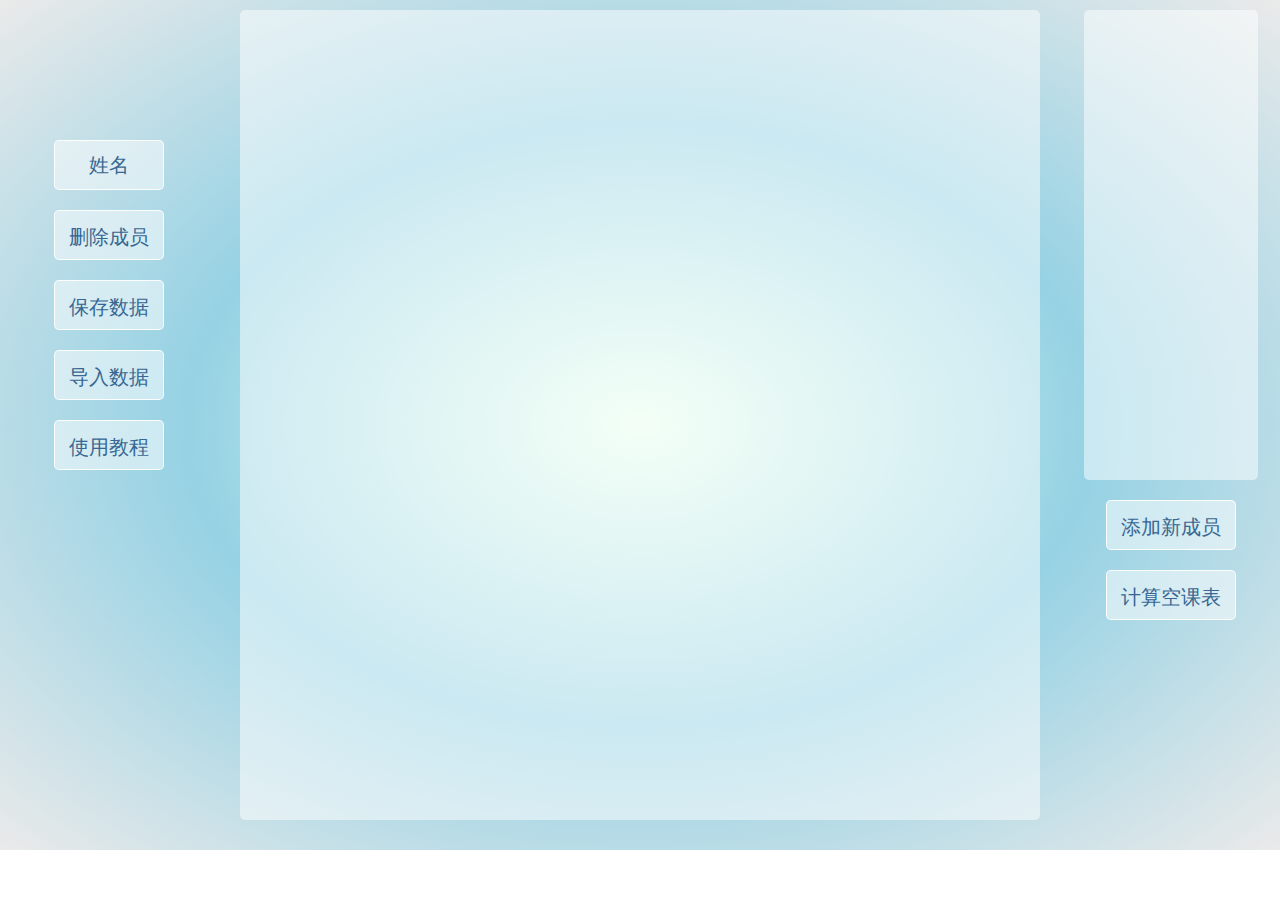
<file: index.html>
<!DOCTYPE html>
<html lang="en">

<head>
    <meta charset="UTF-8">
    <meta name="viewport" content="width=device-width, initial-scale=1.0">
    <meta http-equiv="X-UA-Compatible" content="ie=edge">
    <title>佛大17计科1班陈铭涛</title>
    <link href="images/title.ico" rel="shortcut icon" type="image/x-icon" />
    <script>
        function IsPc() {
            if (/phone|pad|pod|iPhone|iPod|ios|iPad|android|Mobile|BlackBerry|IEMobile|MQQBrowser|JUC|Fennec|wOSBrowser|BrowserNG|WebOS|Symbian|Windows Phone/i.test(navigator.userAgent)) {
                return false;
            } else {
                return true;
            }
        }
        let isPc = IsPc();
        function isLoadJs() {
            let body = document.getElementsByTagName('body')[0];
            let script;
            for (let i = 0; i < 5; i++) {
                script = document.createElement('script');
                script.type = 'text/javascript';
                switch (i) {
                    case 0: script.src = './js/jquery.js'; break;
                    case 1: script.src = './js/main.js'; break;
                    case 2: script.src = './js/tools.js'; break;
                    case 3: script.src = './js/onclick.js'; break;
                    case 4: script.src = './js/saveImport.js'; break;
                }
                body.appendChild(script);
            }
        }
    </script>
    <link type="text/css" rel="stylesheet" href="css/main.css">
</head>

<body>
    <div id="body-content">
        <!-- 输入课表页面 -->
        <div id="input-page">
            <!-- 左边姓名和删除按钮 -->
            <div id="input-left">
                <div class="left-content">
                    <input type="text" id="left-name" class="button-style" value="姓名" onchange=changeName()>
                    <button id="delete-name" class="button-style" onclick="deleteMember()">删除成员</button>
                    <button id="save-storage" class="button-style" onclick="saveStorage()">保存数据</button>
                    <button id="import-storage" class="button-style" onclick="importStorage()">导入数据</button>
                    <button id="use-course" class="button-style" onclick="window.open('https://github.com/CrazyChat/coursetable')">使用教程</button>
                </div>
            </div>
            <!-- 中间大课表 -->
            <div id="input-center">
                <div class="center-content">
                    <div id="introduce" class="form-background form-show">
                    </div>
                    <div title="0" id="form1" class="form-background form-hide">
                        <div class="course-days">
                            <ul>
                                <li class="course-day floatLeft">——</li>
                                <li class="course-day floatLeft">周一</li>
                                <li class="course-day floatLeft">周二</li>
                                <li class="course-day floatLeft">周三</li>
                                <li class="course-day floatLeft">周四</li>
                                <li class="course-day floatLeft">周五</li>
                                <li class="course-day floatLeft">周六</li>
                                <li class="course-day floatLeft">周日</li>
                            </ul>
                        </div>
                        <div class="main">
                            <div class="course-sections">
                                <ul>
                                    <li class="course-section">01-02</li>
                                    <li class="course-section">03-04</li>
                                    <li class="course-section">05</li>
                                    <li class="course-section">06-07</li>
                                    <li class="course-section">08-09</li>
                                    <li class="course-section">10</li>
                                    <li class="course-section">11-12</li>
                                    <li class="course-section">13-14</li>
                                </ul>
                            </div>
                            <!-- 输入数据的表格位置 -->
                            <div class="course-form">
                                <ul class="week">
                                    <li class="course-num">
                                        <input type="text" class="course-star">
                                        <div class="floatLeft star-end">-</div>
                                        <input type="text" class="course-end">
                                        <input type="text" class="course-else">
                                    </li>
                                    <li class="course-num">
                                        <input type="text" class="course-star">
                                        <div class="floatLeft star-end">-</div>
                                        <input type="text" class="course-end">
                                        <input type="text" class="course-else">
                                    </li>
                                    <li class="course-num">
                                        <input type="text" class="course-star">
                                        <div class="floatLeft star-end">-</div>
                                        <input type="text" class="course-end">
                                        <input type="text" class="course-else">
                                    </li>
                                    <li class="course-num">
                                        <input type="text" class="course-star">
                                        <div class="floatLeft star-end">-</div>
                                        <input type="text" class="course-end">
                                        <input type="text" class="course-else">
                                    </li>
                                    <li class="course-num">
                                        <input type="text" class="course-star">
                                        <div class="floatLeft star-end">-</div>
                                        <input type="text" class="course-end">
                                        <input type="text" class="course-else">
                                    </li>
                                    <li class="course-num">
                                        <input type="text" class="course-star">
                                        <div class="floatLeft star-end">-</div>
                                        <input type="text" class="course-end">
                                        <input type="text" class="course-else">
                                    </li>
                                    <li class="course-num">
                                        <input type="text" class="course-star">
                                        <div class="floatLeft star-end">-</div>
                                        <input type="text" class="course-end">
                                        <input type="text" class="course-else">
                                    </li>
                                    <li class="course-num">
                                        <input type="text" class="course-star">
                                        <div class="floatLeft star-end">-</div>
                                        <input type="text" class="course-end">
                                        <input type="text" class="course-else">
                                    </li>
                                </ul>
                                <ul class="week">
                                    <li class="course-num">
                                        <input type="text" class="course-star">
                                        <div class="floatLeft star-end">-</div>
                                        <input type="text" class="course-end">
                                        <input type="text" class="course-else">
                                    </li>
                                    <li class="course-num">
                                        <input type="text" class="course-star">
                                        <div class="floatLeft star-end">-</div>
                                        <input type="text" class="course-end">
                                        <input type="text" class="course-else">
                                    </li>
                                    <li class="course-num">
                                        <input type="text" class="course-star">
                                        <div class="floatLeft star-end">-</div>
                                        <input type="text" class="course-end">
                                        <input type="text" class="course-else">
                                    </li>
                                    <li class="course-num">
                                        <input type="text" class="course-star">
                                        <div class="floatLeft star-end">-</div>
                                        <input type="text" class="course-end">
                                        <input type="text" class="course-else">
                                    </li>
                                    <li class="course-num">
                                        <input type="text" class="course-star">
                                        <div class="floatLeft star-end">-</div>
                                        <input type="text" class="course-end">
                                        <input type="text" class="course-else">
                                    </li>
                                    <li class="course-num">
                                        <input type="text" class="course-star">
                                        <div class="floatLeft star-end">-</div>
                                        <input type="text" class="course-end">
                                        <input type="text" class="course-else">
                                    </li>
                                    <li class="course-num">
                                        <input type="text" class="course-star">
                                        <div class="floatLeft star-end">-</div>
                                        <input type="text" class="course-end">
                                        <input type="text" class="course-else">
                                    </li>
                                    <li class="course-num">
                                        <input type="text" class="course-star">
                                        <div class="floatLeft star-end">-</div>
                                        <input type="text" class="course-end">
                                        <input type="text" class="course-else">
                                    </li>
                                </ul>
                                <ul class="week">
                                    <li class="course-num">
                                        <input type="text" class="course-star">
                                        <div class="floatLeft star-end">-</div>
                                        <input type="text" class="course-end">
                                        <input type="text" class="course-else">
                                    </li>
                                    <li class="course-num">
                                        <input type="text" class="course-star">
                                        <div class="floatLeft star-end">-</div>
                                        <input type="text" class="course-end">
                                        <input type="text" class="course-else">
                                    </li>
                                    <li class="course-num">
                                        <input type="text" class="course-star">
                                        <div class="floatLeft star-end">-</div>
                                        <input type="text" class="course-end">
                                        <input type="text" class="course-else">
                                    </li>
                                    <li class="course-num">
                                        <input type="text" class="course-star">
                                        <div class="floatLeft star-end">-</div>
                                        <input type="text" class="course-end">
                                        <input type="text" class="course-else">
                                    </li>
                                    <li class="course-num">
                                        <input type="text" class="course-star">
                                        <div class="floatLeft star-end">-</div>
                                        <input type="text" class="course-end">
                                        <input type="text" class="course-else">
                                    </li>
                                    <li class="course-num">
                                        <input type="text" class="course-star">
                                        <div class="floatLeft star-end">-</div>
                                        <input type="text" class="course-end">
                                        <input type="text" class="course-else">
                                    </li>
                                    <li class="course-num">
                                        <input type="text" class="course-star">
                                        <div class="floatLeft star-end">-</div>
                                        <input type="text" class="course-end">
                                        <input type="text" class="course-else">
                                    </li>
                                    <li class="course-num">
                                        <input type="text" class="course-star">
                                        <div class="floatLeft star-end">-</div>
                                        <input type="text" class="course-end">
                                        <input type="text" class="course-else">
                                    </li>
                                </ul>
                                <ul class="week">
                                    <li class="course-num">
                                        <input type="text" class="course-star">
                                        <div class="floatLeft star-end">-</div>
                                        <input type="text" class="course-end">
                                        <input type="text" class="course-else">
                                    </li>
                                    <li class="course-num">
                                        <input type="text" class="course-star">
                                        <div class="floatLeft star-end">-</div>
                                        <input type="text" class="course-end">
                                        <input type="text" class="course-else">
                                    </li>
                                    <li class="course-num">
                                        <input type="text" class="course-star">
                                        <div class="floatLeft star-end">-</div>
                                        <input type="text" class="course-end">
                                        <input type="text" class="course-else">
                                    </li>
                                    <li class="course-num">
                                        <input type="text" class="course-star">
                                        <div class="floatLeft star-end">-</div>
                                        <input type="text" class="course-end">
                                        <input type="text" class="course-else">
                                    </li>
                                    <li class="course-num">
                                        <input type="text" class="course-star">
                                        <div class="floatLeft star-end">-</div>
                                        <input type="text" class="course-end">
                                        <input type="text" class="course-else">
                                    </li>
                                    <li class="course-num">
                                        <input type="text" class="course-star">
                                        <div class="floatLeft star-end">-</div>
                                        <input type="text" class="course-end">
                                        <input type="text" class="course-else">
                                    </li>
                                    <li class="course-num">
                                        <input type="text" class="course-star">
                                        <div class="floatLeft star-end">-</div>
                                        <input type="text" class="course-end">
                                        <input type="text" class="course-else">
                                    </li>
                                    <li class="course-num">
                                        <input type="text" class="course-star">
                                        <div class="floatLeft star-end">-</div>
                                        <input type="text" class="course-end">
                                        <input type="text" class="course-else">
                                    </li>
                                </ul>
                                <ul class="week">
                                    <li class="course-num">
                                        <input type="text" class="course-star">
                                        <div class="floatLeft star-end">-</div>
                                        <input type="text" class="course-end">
                                        <input type="text" class="course-else">
                                    </li>
                                    <li class="course-num">
                                        <input type="text" class="course-star">
                                        <div class="floatLeft star-end">-</div>
                                        <input type="text" class="course-end">
                                        <input type="text" class="course-else">
                                    </li>
                                    <li class="course-num">
                                        <input type="text" class="course-star">
                                        <div class="floatLeft star-end">-</div>
                                        <input type="text" class="course-end">
                                        <input type="text" class="course-else">
                                    </li>
                                    <li class="course-num">
                                        <input type="text" class="course-star">
                                        <div class="floatLeft star-end">-</div>
                                        <input type="text" class="course-end">
                                        <input type="text" class="course-else">
                                    </li>
                                    <li class="course-num">
                                        <input type="text" class="course-star">
                                        <div class="floatLeft star-end">-</div>
                                        <input type="text" class="course-end">
                                        <input type="text" class="course-else">
                                    </li>
                                    <li class="course-num">
                                        <input type="text" class="course-star">
                                        <div class="floatLeft star-end">-</div>
                                        <input type="text" class="course-end">
                                        <input type="text" class="course-else">
                                    </li>
                                    <li class="course-num">
                                        <input type="text" class="course-star">
                                        <div class="floatLeft star-end">-</div>
                                        <input type="text" class="course-end">
                                        <input type="text" class="course-else">
                                    </li>
                                    <li class="course-num">
                                        <input type="text" class="course-star">
                                        <div class="floatLeft star-end">-</div>
                                        <input type="text" class="course-end">
                                        <input type="text" class="course-else">
                                    </li>
                                </ul>
                                <ul class="week">
                                    <li class="course-num">
                                        <input type="text" class="course-star">
                                        <div class="floatLeft star-end">-</div>
                                        <input type="text" class="course-end">
                                        <input type="text" class="course-else">
                                    </li>
                                    <li class="course-num">
                                        <input type="text" class="course-star">
                                        <div class="floatLeft star-end">-</div>
                                        <input type="text" class="course-end">
                                        <input type="text" class="course-else">
                                    </li>
                                    <li class="course-num">
                                        <input type="text" class="course-star">
                                        <div class="floatLeft star-end">-</div>
                                        <input type="text" class="course-end">
                                        <input type="text" class="course-else">
                                    </li>
                                    <li class="course-num">
                                        <input type="text" class="course-star">
                                        <div class="floatLeft star-end">-</div>
                                        <input type="text" class="course-end">
                                        <input type="text" class="course-else">
                                    </li>
                                    <li class="course-num">
                                        <input type="text" class="course-star">
                                        <div class="floatLeft star-end">-</div>
                                        <input type="text" class="course-end">
                                        <input type="text" class="course-else">
                                    </li>
                                    <li class="course-num">
                                        <input type="text" class="course-star">
                                        <div class="floatLeft star-end">-</div>
                                        <input type="text" class="course-end">
                                        <input type="text" class="course-else">
                                    </li>
                                    <li class="course-num">
                                        <input type="text" class="course-star">
                                        <div class="floatLeft star-end">-</div>
                                        <input type="text" class="course-end">
                                        <input type="text" class="course-else">
                                    </li>
                                    <li class="course-num">
                                        <input type="text" class="course-star">
                                        <div class="floatLeft star-end">-</div>
                                        <input type="text" class="course-end">
                                        <input type="text" class="course-else">
                                    </li>
                                </ul>
                                <ul class="week">
                                    <li class="course-num">
                                        <input type="text" class="course-star">
                                        <div class="floatLeft star-end">-</div>
                                        <input type="text" class="course-end">
                                        <input type="text" class="course-else">
                                    </li>
                                    <li class="course-num">
                                        <input type="text" class="course-star">
                                        <div class="floatLeft star-end">-</div>
                                        <input type="text" class="course-end">
                                        <input type="text" class="course-else">
                                    </li>
                                    <li class="course-num">
                                        <input type="text" class="course-star">
                                        <div class="floatLeft star-end">-</div>
                                        <input type="text" class="course-end">
                                        <input type="text" class="course-else">
                                    </li>
                                    <li class="course-num">
                                        <input type="text" class="course-star">
                                        <div class="floatLeft star-end">-</div>
                                        <input type="text" class="course-end">
                                        <input type="text" class="course-else">
                                    </li>
                                    <li class="course-num">
                                        <input type="text" class="course-star">
                                        <div class="floatLeft star-end">-</div>
                                        <input type="text" class="course-end">
                                        <input type="text" class="course-else">
                                    </li>
                                    <li class="course-num">
                                        <input type="text" class="course-star">
                                        <div class="floatLeft star-end">-</div>
                                        <input type="text" class="course-end">
                                        <input type="text" class="course-else">
                                    </li>
                                    <li class="course-num">
                                        <input type="text" class="course-star">
                                        <div class="floatLeft star-end">-</div>
                                        <input type="text" class="course-end">
                                        <input type="text" class="course-else">
                                    </li>
                                    <li class="course-num">
                                        <input type="text" class="course-star">
                                        <div class="floatLeft star-end">-</div>
                                        <input type="text" class="course-end">
                                        <input type="text" class="course-else">
                                    </li>
                                </ul>
                            </div>
                        </div>
                    </div>
                    <div title="1" id="form2" class="form-background form-hide">
                        <div class="course-days">
                            <ul>
                                <li class="course-day floatLeft">——</li>
                                <li class="course-day floatLeft">周一</li>
                                <li class="course-day floatLeft">周二</li>
                                <li class="course-day floatLeft">周三</li>
                                <li class="course-day floatLeft">周四</li>
                                <li class="course-day floatLeft">周五</li>
                                <li class="course-day floatLeft">周六</li>
                                <li class="course-day floatLeft">周日</li>
                            </ul>
                        </div>
                        <div class="main">
                            <div class="course-sections">
                                <ul>
                                    <li class="course-section">01-02</li>
                                    <li class="course-section">03-04</li>
                                    <li class="course-section">05</li>
                                    <li class="course-section">06-07</li>
                                    <li class="course-section">08-09</li>
                                    <li class="course-section">10</li>
                                    <li class="course-section">11-12</li>
                                    <li class="course-section">13-14</li>
                                </ul>
                            </div>
                            <!-- 输入数据的表格位置 -->
                            <div class="course-form">
                                <ul class="week">
                                    <li class="course-num">
                                        <input type="text" class="course-star">
                                        <div class="floatLeft star-end">-</div>
                                        <input type="text" class="course-end">
                                        <input type="text" class="course-else">
                                    </li>
                                    <li class="course-num">
                                        <input type="text" class="course-star">
                                        <div class="floatLeft star-end">-</div>
                                        <input type="text" class="course-end">
                                        <input type="text" class="course-else">
                                    </li>
                                    <li class="course-num">
                                        <input type="text" class="course-star">
                                        <div class="floatLeft star-end">-</div>
                                        <input type="text" class="course-end">
                                        <input type="text" class="course-else">
                                    </li>
                                    <li class="course-num">
                                        <input type="text" class="course-star">
                                        <div class="floatLeft star-end">-</div>
                                        <input type="text" class="course-end">
                                        <input type="text" class="course-else">
                                    </li>
                                    <li class="course-num">
                                        <input type="text" class="course-star">
                                        <div class="floatLeft star-end">-</div>
                                        <input type="text" class="course-end">
                                        <input type="text" class="course-else">
                                    </li>
                                    <li class="course-num">
                                        <input type="text" class="course-star">
                                        <div class="floatLeft star-end">-</div>
                                        <input type="text" class="course-end">
                                        <input type="text" class="course-else">
                                    </li>
                                    <li class="course-num">
                                        <input type="text" class="course-star">
                                        <div class="floatLeft star-end">-</div>
                                        <input type="text" class="course-end">
                                        <input type="text" class="course-else">
                                    </li>
                                    <li class="course-num">
                                        <input type="text" class="course-star">
                                        <div class="floatLeft star-end">-</div>
                                        <input type="text" class="course-end">
                                        <input type="text" class="course-else">
                                    </li>
                                </ul>
                                <ul class="week">
                                    <li class="course-num">
                                        <input type="text" class="course-star">
                                        <div class="floatLeft star-end">-</div>
                                        <input type="text" class="course-end">
                                        <input type="text" class="course-else">
                                    </li>
                                    <li class="course-num">
                                        <input type="text" class="course-star">
                                        <div class="floatLeft star-end">-</div>
                                        <input type="text" class="course-end">
                                        <input type="text" class="course-else">
                                    </li>
                                    <li class="course-num">
                                        <input type="text" class="course-star">
                                        <div class="floatLeft star-end">-</div>
                                        <input type="text" class="course-end">
                                        <input type="text" class="course-else">
                                    </li>
                                    <li class="course-num">
                                        <input type="text" class="course-star">
                                        <div class="floatLeft star-end">-</div>
                                        <input type="text" class="course-end">
                                        <input type="text" class="course-else">
                                    </li>
                                    <li class="course-num">
                                        <input type="text" class="course-star">
                                        <div class="floatLeft star-end">-</div>
                                        <input type="text" class="course-end">
                                        <input type="text" class="course-else">
                                    </li>
                                    <li class="course-num">
                                        <input type="text" class="course-star">
                                        <div class="floatLeft star-end">-</div>
                                        <input type="text" class="course-end">
                                        <input type="text" class="course-else">
                                    </li>
                                    <li class="course-num">
                                        <input type="text" class="course-star">
                                        <div class="floatLeft star-end">-</div>
                                        <input type="text" class="course-end">
                                        <input type="text" class="course-else">
                                    </li>
                                    <li class="course-num">
                                        <input type="text" class="course-star">
                                        <div class="floatLeft star-end">-</div>
                                        <input type="text" class="course-end">
                                        <input type="text" class="course-else">
                                    </li>
                                </ul>
                                <ul class="week">
                                    <li class="course-num">
                                        <input type="text" class="course-star">
                                        <div class="floatLeft star-end">-</div>
                                        <input type="text" class="course-end">
                                        <input type="text" class="course-else">
                                    </li>
                                    <li class="course-num">
                                        <input type="text" class="course-star">
                                        <div class="floatLeft star-end">-</div>
                                        <input type="text" class="course-end">
                                        <input type="text" class="course-else">
                                    </li>
                                    <li class="course-num">
                                        <input type="text" class="course-star">
                                        <div class="floatLeft star-end">-</div>
                                        <input type="text" class="course-end">
                                        <input type="text" class="course-else">
                                    </li>
                                    <li class="course-num">
                                        <input type="text" class="course-star">
                                        <div class="floatLeft star-end">-</div>
                                        <input type="text" class="course-end">
                                        <input type="text" class="course-else">
                                    </li>
                                    <li class="course-num">
                                        <input type="text" class="course-star">
                                        <div class="floatLeft star-end">-</div>
                                        <input type="text" class="course-end">
                                        <input type="text" class="course-else">
                                    </li>
                                    <li class="course-num">
                                        <input type="text" class="course-star">
                                        <div class="floatLeft star-end">-</div>
                                        <input type="text" class="course-end">
                                        <input type="text" class="course-else">
                                    </li>
                                    <li class="course-num">
                                        <input type="text" class="course-star">
                                        <div class="floatLeft star-end">-</div>
                                        <input type="text" class="course-end">
                                        <input type="text" class="course-else">
                                    </li>
                                    <li class="course-num">
                                        <input type="text" class="course-star">
                                        <div class="floatLeft star-end">-</div>
                                        <input type="text" class="course-end">
                                        <input type="text" class="course-else">
                                    </li>
                                </ul>
                                <ul class="week">
                                    <li class="course-num">
                                        <input type="text" class="course-star">
                                        <div class="floatLeft star-end">-</div>
                                        <input type="text" class="course-end">
                                        <input type="text" class="course-else">
                                    </li>
                                    <li class="course-num">
                                        <input type="text" class="course-star">
                                        <div class="floatLeft star-end">-</div>
                                        <input type="text" class="course-end">
                                        <input type="text" class="course-else">
                                    </li>
                                    <li class="course-num">
                                        <input type="text" class="course-star">
                                        <div class="floatLeft star-end">-</div>
                                        <input type="text" class="course-end">
                                        <input type="text" class="course-else">
                                    </li>
                                    <li class="course-num">
                                        <input type="text" class="course-star">
                                        <div class="floatLeft star-end">-</div>
                                        <input type="text" class="course-end">
                                        <input type="text" class="course-else">
                                    </li>
                                    <li class="course-num">
                                        <input type="text" class="course-star">
                                        <div class="floatLeft star-end">-</div>
                                        <input type="text" class="course-end">
                                        <input type="text" class="course-else">
                                    </li>
                                    <li class="course-num">
                                        <input type="text" class="course-star">
                                        <div class="floatLeft star-end">-</div>
                                        <input type="text" class="course-end">
                                        <input type="text" class="course-else">
                                    </li>
                                    <li class="course-num">
                                        <input type="text" class="course-star">
                                        <div class="floatLeft star-end">-</div>
                                        <input type="text" class="course-end">
                                        <input type="text" class="course-else">
                                    </li>
                                    <li class="course-num">
                                        <input type="text" class="course-star">
                                        <div class="floatLeft star-end">-</div>
                                        <input type="text" class="course-end">
                                        <input type="text" class="course-else">
                                    </li>
                                </ul>
                                <ul class="week">
                                    <li class="course-num">
                                        <input type="text" class="course-star">
                                        <div class="floatLeft star-end">-</div>
                                        <input type="text" class="course-end">
                                        <input type="text" class="course-else">
                                    </li>
                                    <li class="course-num">
                                        <input type="text" class="course-star">
                                        <div class="floatLeft star-end">-</div>
                                        <input type="text" class="course-end">
                                        <input type="text" class="course-else">
                                    </li>
                                    <li class="course-num">
                                        <input type="text" class="course-star">
                                        <div class="floatLeft star-end">-</div>
                                        <input type="text" class="course-end">
                                        <input type="text" class="course-else">
                                    </li>
                                    <li class="course-num">
                                        <input type="text" class="course-star">
                                        <div class="floatLeft star-end">-</div>
                                        <input type="text" class="course-end">
                                        <input type="text" class="course-else">
                                    </li>
                                    <li class="course-num">
                                        <input type="text" class="course-star">
                                        <div class="floatLeft star-end">-</div>
                                        <input type="text" class="course-end">
                                        <input type="text" class="course-else">
                                    </li>
                                    <li class="course-num">
                                        <input type="text" class="course-star">
                                        <div class="floatLeft star-end">-</div>
                                        <input type="text" class="course-end">
                                        <input type="text" class="course-else">
                                    </li>
                                    <li class="course-num">
                                        <input type="text" class="course-star">
                                        <div class="floatLeft star-end">-</div>
                                        <input type="text" class="course-end">
                                        <input type="text" class="course-else">
                                    </li>
                                    <li class="course-num">
                                        <input type="text" class="course-star">
                                        <div class="floatLeft star-end">-</div>
                                        <input type="text" class="course-end">
                                        <input type="text" class="course-else">
                                    </li>
                                </ul>
                                <ul class="week">
                                    <li class="course-num">
                                        <input type="text" class="course-star">
                                        <div class="floatLeft star-end">-</div>
                                        <input type="text" class="course-end">
                                        <input type="text" class="course-else">
                                    </li>
                                    <li class="course-num">
                                        <input type="text" class="course-star">
                                        <div class="floatLeft star-end">-</div>
                                        <input type="text" class="course-end">
                                        <input type="text" class="course-else">
                                    </li>
                                    <li class="course-num">
                                        <input type="text" class="course-star">
                                        <div class="floatLeft star-end">-</div>
                                        <input type="text" class="course-end">
                                        <input type="text" class="course-else">
                                    </li>
                                    <li class="course-num">
                                        <input type="text" class="course-star">
                                        <div class="floatLeft star-end">-</div>
                                        <input type="text" class="course-end">
                                        <input type="text" class="course-else">
                                    </li>
                                    <li class="course-num">
                                        <input type="text" class="course-star">
                                        <div class="floatLeft star-end">-</div>
                                        <input type="text" class="course-end">
                                        <input type="text" class="course-else">
                                    </li>
                                    <li class="course-num">
                                        <input type="text" class="course-star">
                                        <div class="floatLeft star-end">-</div>
                                        <input type="text" class="course-end">
                                        <input type="text" class="course-else">
                                    </li>
                                    <li class="course-num">
                                        <input type="text" class="course-star">
                                        <div class="floatLeft star-end">-</div>
                                        <input type="text" class="course-end">
                                        <input type="text" class="course-else">
                                    </li>
                                    <li class="course-num">
                                        <input type="text" class="course-star">
                                        <div class="floatLeft star-end">-</div>
                                        <input type="text" class="course-end">
                                        <input type="text" class="course-else">
                                    </li>
                                </ul>
                                <ul class="week">
                                    <li class="course-num">
                                        <input type="text" class="course-star">
                                        <div class="floatLeft star-end">-</div>
                                        <input type="text" class="course-end">
                                        <input type="text" class="course-else">
                                    </li>
                                    <li class="course-num">
                                        <input type="text" class="course-star">
                                        <div class="floatLeft star-end">-</div>
                                        <input type="text" class="course-end">
                                        <input type="text" class="course-else">
                                    </li>
                                    <li class="course-num">
                                        <input type="text" class="course-star">
                                        <div class="floatLeft star-end">-</div>
                                        <input type="text" class="course-end">
                                        <input type="text" class="course-else">
                                    </li>
                                    <li class="course-num">
                                        <input type="text" class="course-star">
                                        <div class="floatLeft star-end">-</div>
                                        <input type="text" class="course-end">
                                        <input type="text" class="course-else">
                                    </li>
                                    <li class="course-num">
                                        <input type="text" class="course-star">
                                        <div class="floatLeft star-end">-</div>
                                        <input type="text" class="course-end">
                                        <input type="text" class="course-else">
                                    </li>
                                    <li class="course-num">
                                        <input type="text" class="course-star">
                                        <div class="floatLeft star-end">-</div>
                                        <input type="text" class="course-end">
                                        <input type="text" class="course-else">
                                    </li>
                                    <li class="course-num">
                                        <input type="text" class="course-star">
                                        <div class="floatLeft star-end">-</div>
                                        <input type="text" class="course-end">
                                        <input type="text" class="course-else">
                                    </li>
                                    <li class="course-num">
                                        <input type="text" class="course-star">
                                        <div class="floatLeft star-end">-</div>
                                        <input type="text" class="course-end">
                                        <input type="text" class="course-else">
                                    </li>
                                </ul>
                            </div>
                        </div>
                    </div>
                </div>
            </div>
            <!-- 右边导航和按钮 -->
            <div id="input-right">
                <div class="right-content">
                    <div class="nav">
                        <div class="nav-content">
                            <ul id="members">
                            </ul>
                        </div>
                    </div>
                    <div class="right-button">
                        <button id="new-member" class="button-style" onclick="newMember()">添加新成员</button>
                        <button id="compete" class="button-style" onclick="NoCourseTable()">计算空课表</button>
                    </div>
                </div>
            </div>
        </div>
        <!-- 空课表页面 -->
        <div id="none-course">
            <div class="finall-content">
                <div>
                    <div class="finall-days">
                        <ul>
                            <li class="finall-day floatLeft">
                                <div id="choice">
                                    <select id="choice-week" onchange="mySelect()">
                                        <option>第一周</option>
                                        <option>第二周</option>
                                        <option>第三周</option>
                                        <option>第四周</option>
                                        <option>第五周</option>
                                        <option>第六周</option>
                                        <option>第七周</option>
                                        <option>第八周</option>
                                        <option>第九周</option>
                                        <option>第十周</option>
                                        <option>第十一周</option>
                                        <option>第十二周</option>
                                        <option>第十三周</option>
                                        <option>第十四周</option>
                                        <option>第十五周</option>
                                        <option>第十六周</option>
                                    </select>
                                    <button id="back-input" onclick="backInput()">返回</button>
                                </div>
                            </li>
                            <li class="finall-day floatLeft">周一</li>
                            <li class="finall-day floatLeft">周二</li>
                            <li class="finall-day floatLeft">周三</li>
                            <li class="finall-day floatLeft">周四</li>
                            <li class="finall-day floatLeft">周五</li>
                            <li class="finall-day floatLeft">周六</li>
                            <li class="finall-day floatLeft">周日</li>
                        </ul>
                    </div>
                    <div class="once-form">
                        <ul class="finall-sections">
                            <li class="finall-section">01-02</li>
                            <li class="finall-section">03-04</li>
                            <li class="finall-section">05</li>
                            <li class="finall-section">06-07</li>
                            <li class="finall-section">08-09</li>
                            <li class="finall-section">10</li>
                            <li class="finall-section">11-12</li>
                            <li class="finall-section">13-14</li>
                        </ul>
                        <ul class="once-ul">
                            <li class="once-li">
                                <div class="once-tex"></div>
                            </li>
                            <li class="once-li">
                                <div class="once-tex"></div>
                            </li>
                            <li class="once-li">
                                <div class="once-tex"></div>
                            </li>
                            <li class="once-li">
                                <div class="once-tex"></div>
                            </li>
                            <li class="once-li">
                                <div class="once-tex"></div>
                            </li>
                            <li class="once-li">
                                <div class="once-tex"></div>
                            </li>
                            <li class="once-li">
                                <div class="once-tex"></div>
                            </li>
                            <li class="once-li">
                                <div class="once-tex"></div>
                            </li>
                        </ul>
                        <ul class="once-ul">
                            <li class="once-li">
                                <div class="once-tex"></div>
                            </li>
                            <li class="once-li">
                                <div class="once-tex"></div>
                            </li>
                            <li class="once-li">
                                <div class="once-tex"></div>
                            </li>
                            <li class="once-li">
                                <div class="once-tex"></div>
                            </li>
                            <li class="once-li">
                                <div class="once-tex"></div>
                            </li>
                            <li class="once-li">
                                <div class="once-tex"></div>
                            </li>
                            <li class="once-li">
                                <div class="once-tex"></div>
                            </li>
                            <li class="once-li">
                                <div class="once-tex"></div>
                            </li>
                        </ul>
                        <ul class="once-ul">
                            <li class="once-li">
                                <div class="once-tex"></div>
                            </li>
                            <li class="once-li">
                                <div class="once-tex"></div>
                            </li>
                            <li class="once-li">
                                <div class="once-tex"></div>
                            </li>
                            <li class="once-li">
                                <div class="once-tex"></div>
                            </li>
                            <li class="once-li">
                                <div class="once-tex"></div>
                            </li>
                            <li class="once-li">
                                <div class="once-tex"></div>
                            </li>
                            <li class="once-li">
                                <div class="once-tex"></div>
                            </li>
                            <li class="once-li">
                                <div class="once-tex"></div>
                            </li>
                        </ul>
                        <ul class="once-ul">
                            <li class="once-li">
                                <div class="once-tex"></div>
                            </li>
                            <li class="once-li">
                                <div class="once-tex"></div>
                            </li>
                            <li class="once-li">
                                <div class="once-tex"></div>
                            </li>
                            <li class="once-li">
                                <div class="once-tex"></div>
                            </li>
                            <li class="once-li">
                                <div class="once-tex"></div>
                            </li>
                            <li class="once-li">
                                <div class="once-tex"></div>
                            </li>
                            <li class="once-li">
                                <div class="once-tex"></div>
                            </li>
                            <li class="once-li">
                                <div class="once-tex"></div>
                            </li>
                        </ul>
                        <ul class="once-ul">
                            <li class="once-li">
                                <div class="once-tex"></div>
                            </li>
                            <li class="once-li">
                                <div class="once-tex"></div>
                            </li>
                            <li class="once-li">
                                <div class="once-tex"></div>
                            </li>
                            <li class="once-li">
                                <div class="once-tex"></div>
                            </li>
                            <li class="once-li">
                                <div class="once-tex"></div>
                            </li>
                            <li class="once-li">
                                <div class="once-tex"></div>
                            </li>
                            <li class="once-li">
                                <div class="once-tex"></div>
                            </li>
                            <li class="once-li">
                                <div class="once-tex"></div>
                            </li>
                        </ul>
                        <ul class="once-ul">
                            <li class="once-li">
                                <div class="once-tex"></div>
                            </li>
                            <li class="once-li">
                                <div class="once-tex"></div>
                            </li>
                            <li class="once-li">
                                <div class="once-tex"></div>
                            </li>
                            <li class="once-li">
                                <div class="once-tex"></div>
                            </li>
                            <li class="once-li">
                                <div class="once-tex"></div>
                            </li>
                            <li class="once-li">
                                <div class="once-tex"></div>
                            </li>
                            <li class="once-li">
                                <div class="once-tex"></div>
                            </li>
                            <li class="once-li">
                                <div class="once-tex"></div>
                            </li>
                        </ul>
                        <ul class="once-ul">
                            <li class="once-li">
                                <div class="once-tex"></div>
                            </li>
                            <li class="once-li">
                                <div class="once-tex"></div>
                            </li>
                            <li class="once-li">
                                <div class="once-tex"></div>
                            </li>
                            <li class="once-li">
                                <div class="once-tex"></div>
                            </li>
                            <li class="once-li">
                                <div class="once-tex"></div>
                            </li>
                            <li class="once-li">
                                <div class="once-tex"></div>
                            </li>
                            <li class="once-li">
                                <div class="once-tex"></div>
                            </li>
                            <li class="once-li">
                                <div class="once-tex"></div>
                            </li>
                        </ul>
                    </div>
                </div>
            </div>
        </div>
    </div>
    <script>
        if (isPc) {
            isLoadJs();
        } else {
            document.body.innerHTML = "请使用电脑端登录...";
        }
    </script>
</body>

</html>
</file>
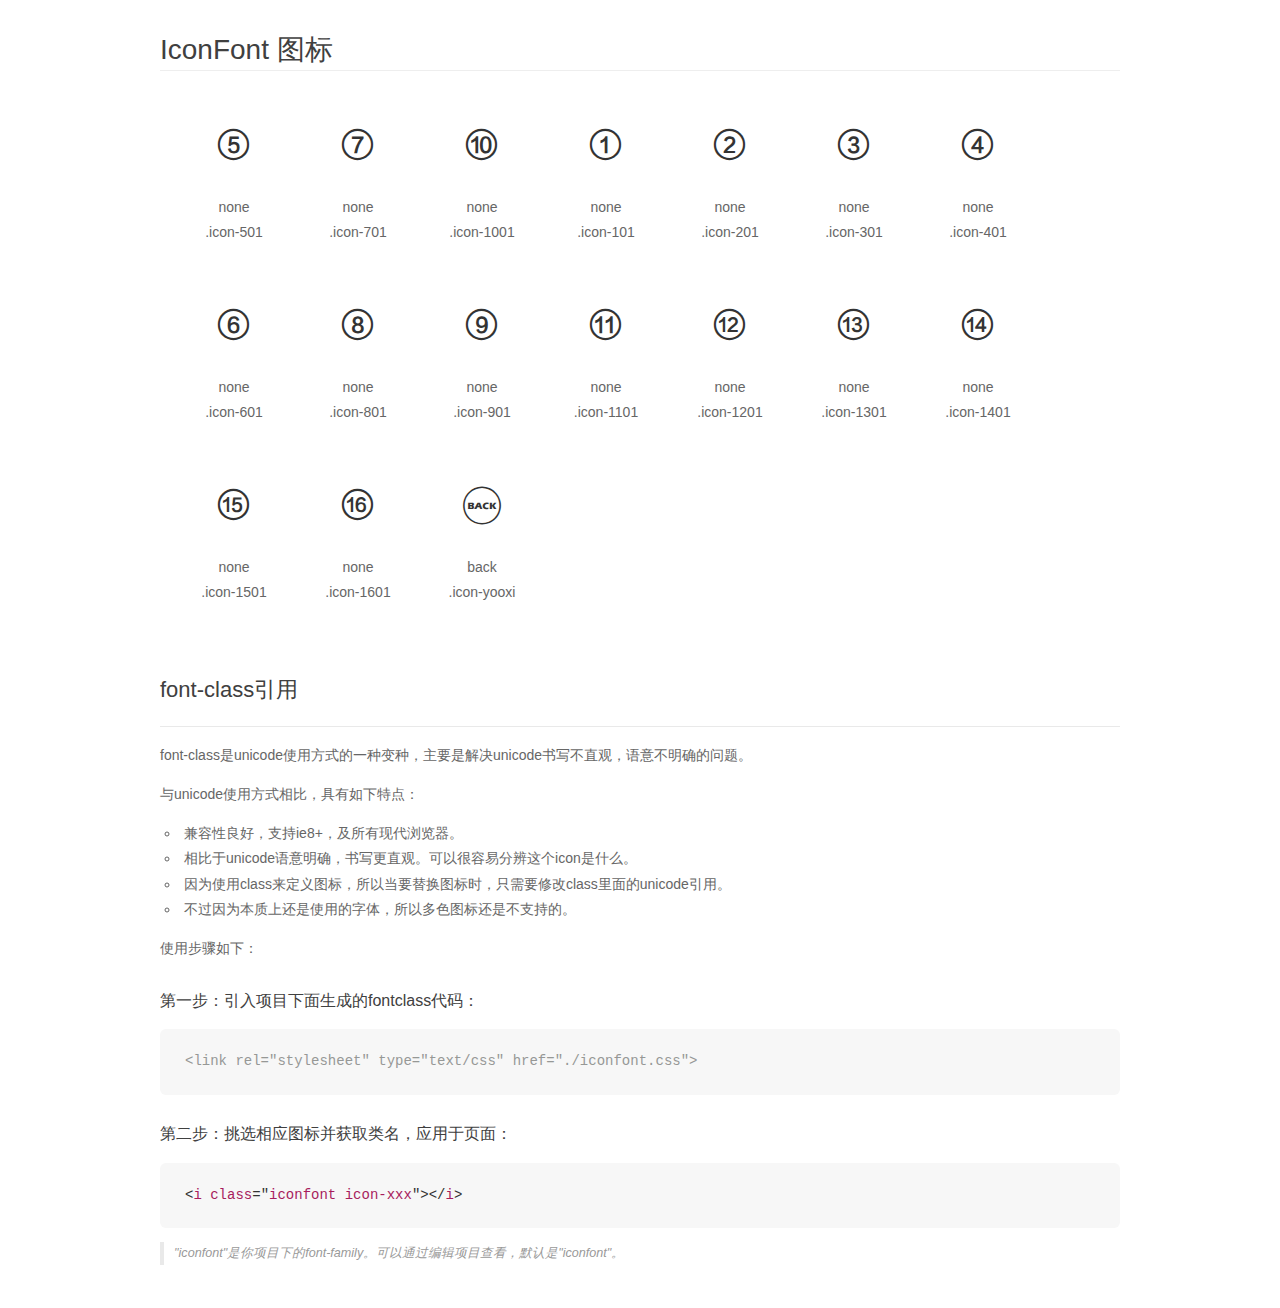
<file: css/font/demo_fontclass.html>
<!DOCTYPE html>
<html>
<head>
    <meta charset="utf-8"/>
    <title>IconFont</title>
    <link rel="stylesheet" href="demo.css">
    <link rel="stylesheet" href="iconfont.css">
</head>
<body>
    <div class="main markdown">
        <h1>IconFont 图标</h1>
        <ul class="icon_lists clear">
            
                <li>
                <i class="icon iconfont icon-501"></i>
                    <div class="name">none</div>
                    <div class="fontclass">.icon-501</div>
                </li>
            
                <li>
                <i class="icon iconfont icon-701"></i>
                    <div class="name">none</div>
                    <div class="fontclass">.icon-701</div>
                </li>
            
                <li>
                <i class="icon iconfont icon-1001"></i>
                    <div class="name">none</div>
                    <div class="fontclass">.icon-1001</div>
                </li>
            
                <li>
                <i class="icon iconfont icon-101"></i>
                    <div class="name">none</div>
                    <div class="fontclass">.icon-101</div>
                </li>
            
                <li>
                <i class="icon iconfont icon-201"></i>
                    <div class="name">none</div>
                    <div class="fontclass">.icon-201</div>
                </li>
            
                <li>
                <i class="icon iconfont icon-301"></i>
                    <div class="name">none</div>
                    <div class="fontclass">.icon-301</div>
                </li>
            
                <li>
                <i class="icon iconfont icon-401"></i>
                    <div class="name">none</div>
                    <div class="fontclass">.icon-401</div>
                </li>
            
                <li>
                <i class="icon iconfont icon-601"></i>
                    <div class="name">none</div>
                    <div class="fontclass">.icon-601</div>
                </li>
            
                <li>
                <i class="icon iconfont icon-801"></i>
                    <div class="name">none</div>
                    <div class="fontclass">.icon-801</div>
                </li>
            
                <li>
                <i class="icon iconfont icon-901"></i>
                    <div class="name">none</div>
                    <div class="fontclass">.icon-901</div>
                </li>
            
                <li>
                <i class="icon iconfont icon-1101"></i>
                    <div class="name">none</div>
                    <div class="fontclass">.icon-1101</div>
                </li>
            
                <li>
                <i class="icon iconfont icon-1201"></i>
                    <div class="name">none</div>
                    <div class="fontclass">.icon-1201</div>
                </li>
            
                <li>
                <i class="icon iconfont icon-1301"></i>
                    <div class="name">none</div>
                    <div class="fontclass">.icon-1301</div>
                </li>
            
                <li>
                <i class="icon iconfont icon-1401"></i>
                    <div class="name">none</div>
                    <div class="fontclass">.icon-1401</div>
                </li>
            
                <li>
                <i class="icon iconfont icon-1501"></i>
                    <div class="name">none</div>
                    <div class="fontclass">.icon-1501</div>
                </li>
            
                <li>
                <i class="icon iconfont icon-1601"></i>
                    <div class="name">none</div>
                    <div class="fontclass">.icon-1601</div>
                </li>
            
                <li>
                <i class="icon iconfont icon-yooxi"></i>
                    <div class="name">back</div>
                    <div class="fontclass">.icon-yooxi</div>
                </li>
            
        </ul>

        <h2 id="font-class-">font-class引用</h2>
        <hr>

        <p>font-class是unicode使用方式的一种变种，主要是解决unicode书写不直观，语意不明确的问题。</p>
        <p>与unicode使用方式相比，具有如下特点：</p>
        <ul>
        <li>兼容性良好，支持ie8+，及所有现代浏览器。</li>
        <li>相比于unicode语意明确，书写更直观。可以很容易分辨这个icon是什么。</li>
        <li>因为使用class来定义图标，所以当要替换图标时，只需要修改class里面的unicode引用。</li>
        <li>不过因为本质上还是使用的字体，所以多色图标还是不支持的。</li>
        </ul>
        <p>使用步骤如下：</p>
        <h3 id="-fontclass-">第一步：引入项目下面生成的fontclass代码：</h3>


        <pre><code class="lang-js hljs javascript"><span class="hljs-comment">&lt;link rel="stylesheet" type="text/css" href="./iconfont.css"&gt;</span></code></pre>
        <h3 id="-">第二步：挑选相应图标并获取类名，应用于页面：</h3>
        <pre><code class="lang-css hljs">&lt;<span class="hljs-selector-tag">i</span> <span class="hljs-selector-tag">class</span>="<span class="hljs-selector-tag">iconfont</span> <span class="hljs-selector-tag">icon-xxx</span>"&gt;&lt;/<span class="hljs-selector-tag">i</span>&gt;</code></pre>
        <blockquote>
        <p>"iconfont"是你项目下的font-family。可以通过编辑项目查看，默认是"iconfont"。</p>
        </blockquote>
    </div>
</body>
</html>
</file>
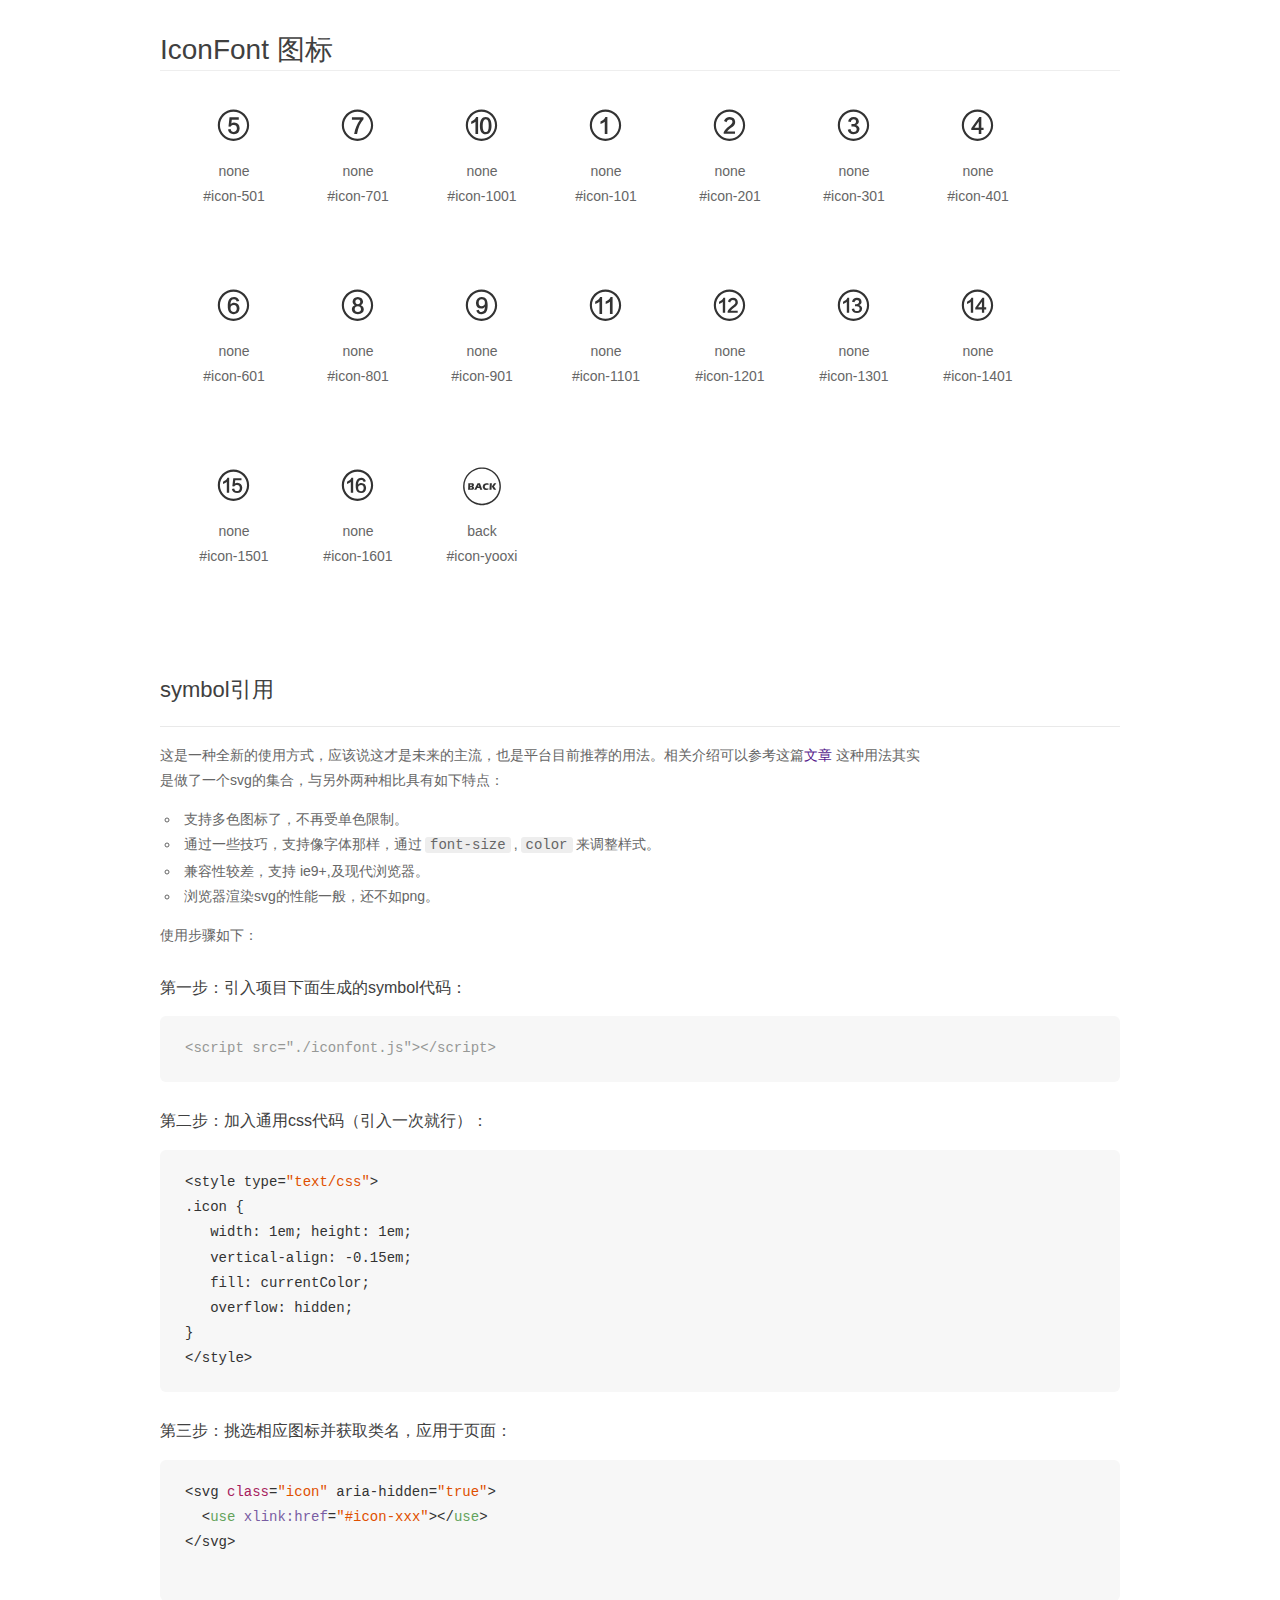
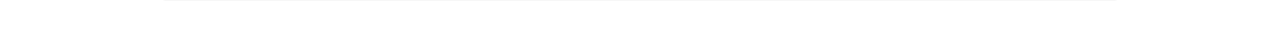
<file: css/font/demo_symbol.html>
<!DOCTYPE html>
<html>
<head>
    <meta charset="utf-8"/>
    <title>IconFont</title>
    <link rel="stylesheet" href="demo.css">
    <script src="iconfont.js"></script>

    <style type="text/css">
        .icon {
          /* 通过设置 font-size 来改变图标大小 */
          width: 1em; height: 1em;
          /* 图标和文字相邻时，垂直对齐 */
          vertical-align: -0.15em;
          /* 通过设置 color 来改变 SVG 的颜色/fill */
          fill: currentColor;
          /* path 和 stroke 溢出 viewBox 部分在 IE 下会显示
             normalize.css 中也包含这行 */
          overflow: hidden;
        }

    </style>
</head>
<body>
    <div class="main markdown">
        <h1>IconFont 图标</h1>
        <ul class="icon_lists clear">
            
                <li>
                    <svg class="icon" aria-hidden="true">
                        <use xlink:href="#icon-501"></use>
                    </svg>
                    <div class="name">none</div>
                    <div class="fontclass">#icon-501</div>
                </li>
            
                <li>
                    <svg class="icon" aria-hidden="true">
                        <use xlink:href="#icon-701"></use>
                    </svg>
                    <div class="name">none</div>
                    <div class="fontclass">#icon-701</div>
                </li>
            
                <li>
                    <svg class="icon" aria-hidden="true">
                        <use xlink:href="#icon-1001"></use>
                    </svg>
                    <div class="name">none</div>
                    <div class="fontclass">#icon-1001</div>
                </li>
            
                <li>
                    <svg class="icon" aria-hidden="true">
                        <use xlink:href="#icon-101"></use>
                    </svg>
                    <div class="name">none</div>
                    <div class="fontclass">#icon-101</div>
                </li>
            
                <li>
                    <svg class="icon" aria-hidden="true">
                        <use xlink:href="#icon-201"></use>
                    </svg>
                    <div class="name">none</div>
                    <div class="fontclass">#icon-201</div>
                </li>
            
                <li>
                    <svg class="icon" aria-hidden="true">
                        <use xlink:href="#icon-301"></use>
                    </svg>
                    <div class="name">none</div>
                    <div class="fontclass">#icon-301</div>
                </li>
            
                <li>
                    <svg class="icon" aria-hidden="true">
                        <use xlink:href="#icon-401"></use>
                    </svg>
                    <div class="name">none</div>
                    <div class="fontclass">#icon-401</div>
                </li>
            
                <li>
                    <svg class="icon" aria-hidden="true">
                        <use xlink:href="#icon-601"></use>
                    </svg>
                    <div class="name">none</div>
                    <div class="fontclass">#icon-601</div>
                </li>
            
                <li>
                    <svg class="icon" aria-hidden="true">
                        <use xlink:href="#icon-801"></use>
                    </svg>
                    <div class="name">none</div>
                    <div class="fontclass">#icon-801</div>
                </li>
            
                <li>
                    <svg class="icon" aria-hidden="true">
                        <use xlink:href="#icon-901"></use>
                    </svg>
                    <div class="name">none</div>
                    <div class="fontclass">#icon-901</div>
                </li>
            
                <li>
                    <svg class="icon" aria-hidden="true">
                        <use xlink:href="#icon-1101"></use>
                    </svg>
                    <div class="name">none</div>
                    <div class="fontclass">#icon-1101</div>
                </li>
            
                <li>
                    <svg class="icon" aria-hidden="true">
                        <use xlink:href="#icon-1201"></use>
                    </svg>
                    <div class="name">none</div>
                    <div class="fontclass">#icon-1201</div>
                </li>
            
                <li>
                    <svg class="icon" aria-hidden="true">
                        <use xlink:href="#icon-1301"></use>
                    </svg>
                    <div class="name">none</div>
                    <div class="fontclass">#icon-1301</div>
                </li>
            
                <li>
                    <svg class="icon" aria-hidden="true">
                        <use xlink:href="#icon-1401"></use>
                    </svg>
                    <div class="name">none</div>
                    <div class="fontclass">#icon-1401</div>
                </li>
            
                <li>
                    <svg class="icon" aria-hidden="true">
                        <use xlink:href="#icon-1501"></use>
                    </svg>
                    <div class="name">none</div>
                    <div class="fontclass">#icon-1501</div>
                </li>
            
                <li>
                    <svg class="icon" aria-hidden="true">
                        <use xlink:href="#icon-1601"></use>
                    </svg>
                    <div class="name">none</div>
                    <div class="fontclass">#icon-1601</div>
                </li>
            
                <li>
                    <svg class="icon" aria-hidden="true">
                        <use xlink:href="#icon-yooxi"></use>
                    </svg>
                    <div class="name">back</div>
                    <div class="fontclass">#icon-yooxi</div>
                </li>
            
        </ul>


        <h2 id="symbol-">symbol引用</h2>
        <hr>

        <p>这是一种全新的使用方式，应该说这才是未来的主流，也是平台目前推荐的用法。相关介绍可以参考这篇<a href="">文章</a>
        这种用法其实是做了一个svg的集合，与另外两种相比具有如下特点：</p>
        <ul>
          <li>支持多色图标了，不再受单色限制。</li>
          <li>通过一些技巧，支持像字体那样，通过<code>font-size</code>,<code>color</code>来调整样式。</li>
          <li>兼容性较差，支持 ie9+,及现代浏览器。</li>
          <li>浏览器渲染svg的性能一般，还不如png。</li>
        </ul>
        <p>使用步骤如下：</p>
        <h3 id="-symbol-">第一步：引入项目下面生成的symbol代码：</h3>
        <pre><code class="lang-js hljs javascript"><span class="hljs-comment">&lt;script src="./iconfont.js"&gt;&lt;/script&gt;</span></code></pre>
        <h3 id="-css-">第二步：加入通用css代码（引入一次就行）：</h3>
        <pre><code class="lang-js hljs javascript">&lt;style type=<span class="hljs-string">"text/css"</span>&gt;
.icon {
   width: <span class="hljs-number">1</span>em; height: <span class="hljs-number">1</span>em;
   vertical-align: <span class="hljs-number">-0.15</span>em;
   fill: currentColor;
   overflow: hidden;
}
&lt;<span class="hljs-regexp">/style&gt;</span></code></pre>
        <h3 id="-">第三步：挑选相应图标并获取类名，应用于页面：</h3>
        <pre><code class="lang-js hljs javascript">&lt;svg <span class="hljs-class"><span class="hljs-keyword">class</span></span>=<span class="hljs-string">"icon"</span> aria-hidden=<span class="hljs-string">"true"</span>&gt;<span class="xml"><span class="hljs-tag">
  &lt;<span class="hljs-name">use</span> <span class="hljs-attr">xlink:href</span>=<span class="hljs-string">"#icon-xxx"</span>&gt;</span><span class="hljs-tag">&lt;/<span class="hljs-name">use</span>&gt;</span>
</span>&lt;<span class="hljs-regexp">/svg&gt;
        </span></code></pre>
    </div>
</body>
</html>
</file>
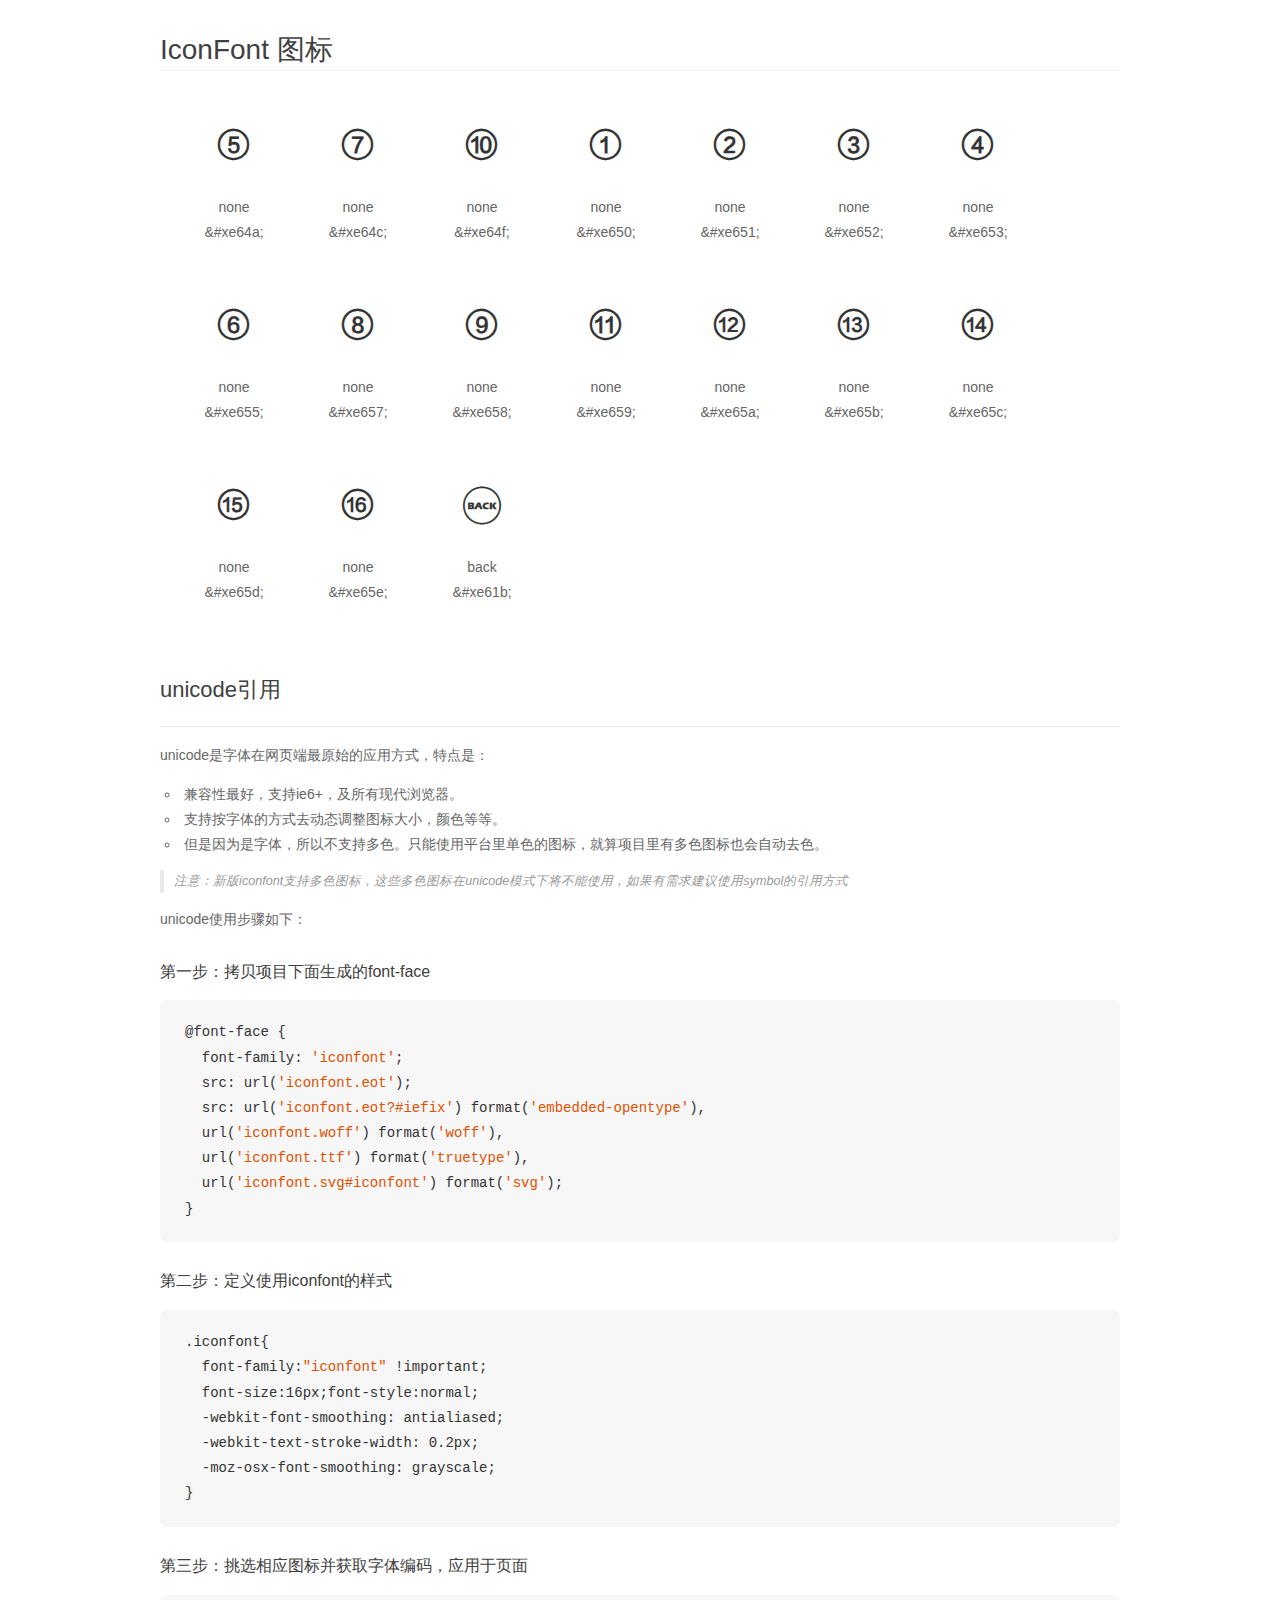
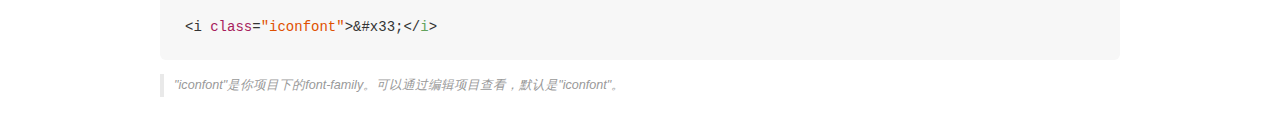
<file: css/font/demo_unicode.html>
<!DOCTYPE html>
<html>
<head>
    <meta charset="utf-8"/>
    <title>IconFont</title>
    <link rel="stylesheet" href="demo.css">

    <style type="text/css">

        @font-face {font-family: "iconfont";
          src: url('iconfont.eot'); /* IE9*/
          src: url('iconfont.eot#iefix') format('embedded-opentype'), /* IE6-IE8 */
          url('iconfont.woff') format('woff'), /* chrome, firefox */
          url('iconfont.ttf') format('truetype'), /* chrome, firefox, opera, Safari, Android, iOS 4.2+*/
          url('iconfont.svg#iconfont') format('svg'); /* iOS 4.1- */
        }

        .iconfont {
          font-family:"iconfont" !important;
          font-size:16px;
          font-style:normal;
          -webkit-font-smoothing: antialiased;
          -webkit-text-stroke-width: 0.2px;
          -moz-osx-font-smoothing: grayscale;
        }

    </style>
</head>
<body>
    <div class="main markdown">
        <h1>IconFont 图标</h1>
        <ul class="icon_lists clear">
            
                <li>
                <i class="icon iconfont">&#xe64a;</i>
                    <div class="name">none</div>
                    <div class="code">&amp;#xe64a;</div>
                </li>
            
                <li>
                <i class="icon iconfont">&#xe64c;</i>
                    <div class="name">none</div>
                    <div class="code">&amp;#xe64c;</div>
                </li>
            
                <li>
                <i class="icon iconfont">&#xe64f;</i>
                    <div class="name">none</div>
                    <div class="code">&amp;#xe64f;</div>
                </li>
            
                <li>
                <i class="icon iconfont">&#xe650;</i>
                    <div class="name">none</div>
                    <div class="code">&amp;#xe650;</div>
                </li>
            
                <li>
                <i class="icon iconfont">&#xe651;</i>
                    <div class="name">none</div>
                    <div class="code">&amp;#xe651;</div>
                </li>
            
                <li>
                <i class="icon iconfont">&#xe652;</i>
                    <div class="name">none</div>
                    <div class="code">&amp;#xe652;</div>
                </li>
            
                <li>
                <i class="icon iconfont">&#xe653;</i>
                    <div class="name">none</div>
                    <div class="code">&amp;#xe653;</div>
                </li>
            
                <li>
                <i class="icon iconfont">&#xe655;</i>
                    <div class="name">none</div>
                    <div class="code">&amp;#xe655;</div>
                </li>
            
                <li>
                <i class="icon iconfont">&#xe657;</i>
                    <div class="name">none</div>
                    <div class="code">&amp;#xe657;</div>
                </li>
            
                <li>
                <i class="icon iconfont">&#xe658;</i>
                    <div class="name">none</div>
                    <div class="code">&amp;#xe658;</div>
                </li>
            
                <li>
                <i class="icon iconfont">&#xe659;</i>
                    <div class="name">none</div>
                    <div class="code">&amp;#xe659;</div>
                </li>
            
                <li>
                <i class="icon iconfont">&#xe65a;</i>
                    <div class="name">none</div>
                    <div class="code">&amp;#xe65a;</div>
                </li>
            
                <li>
                <i class="icon iconfont">&#xe65b;</i>
                    <div class="name">none</div>
                    <div class="code">&amp;#xe65b;</div>
                </li>
            
                <li>
                <i class="icon iconfont">&#xe65c;</i>
                    <div class="name">none</div>
                    <div class="code">&amp;#xe65c;</div>
                </li>
            
                <li>
                <i class="icon iconfont">&#xe65d;</i>
                    <div class="name">none</div>
                    <div class="code">&amp;#xe65d;</div>
                </li>
            
                <li>
                <i class="icon iconfont">&#xe65e;</i>
                    <div class="name">none</div>
                    <div class="code">&amp;#xe65e;</div>
                </li>
            
                <li>
                <i class="icon iconfont">&#xe61b;</i>
                    <div class="name">back</div>
                    <div class="code">&amp;#xe61b;</div>
                </li>
            
        </ul>
        <h2 id="unicode-">unicode引用</h2>
        <hr>

        <p>unicode是字体在网页端最原始的应用方式，特点是：</p>
        <ul>
        <li>兼容性最好，支持ie6+，及所有现代浏览器。</li>
        <li>支持按字体的方式去动态调整图标大小，颜色等等。</li>
        <li>但是因为是字体，所以不支持多色。只能使用平台里单色的图标，就算项目里有多色图标也会自动去色。</li>
        </ul>
        <blockquote>
        <p>注意：新版iconfont支持多色图标，这些多色图标在unicode模式下将不能使用，如果有需求建议使用symbol的引用方式</p>
        </blockquote>
        <p>unicode使用步骤如下：</p>
        <h3 id="-font-face">第一步：拷贝项目下面生成的font-face</h3>
        <pre><code class="lang-js hljs javascript">@font-face {
  font-family: <span class="hljs-string">'iconfont'</span>;
  src: url(<span class="hljs-string">'iconfont.eot'</span>);
  src: url(<span class="hljs-string">'iconfont.eot?#iefix'</span>) format(<span class="hljs-string">'embedded-opentype'</span>),
  url(<span class="hljs-string">'iconfont.woff'</span>) format(<span class="hljs-string">'woff'</span>),
  url(<span class="hljs-string">'iconfont.ttf'</span>) format(<span class="hljs-string">'truetype'</span>),
  url(<span class="hljs-string">'iconfont.svg#iconfont'</span>) format(<span class="hljs-string">'svg'</span>);
}
</code></pre>
        <h3 id="-iconfont-">第二步：定义使用iconfont的样式</h3>
        <pre><code class="lang-js hljs javascript">.iconfont{
  font-family:<span class="hljs-string">"iconfont"</span> !important;
  font-size:<span class="hljs-number">16</span>px;font-style:normal;
  -webkit-font-smoothing: antialiased;
  -webkit-text-stroke-width: <span class="hljs-number">0.2</span>px;
  -moz-osx-font-smoothing: grayscale;
}
</code></pre>
        <h3 id="-">第三步：挑选相应图标并获取字体编码，应用于页面</h3>
        <pre><code class="lang-js hljs javascript">&lt;i <span class="hljs-class"><span class="hljs-keyword">class</span></span>=<span class="hljs-string">"iconfont"</span>&gt;&amp;#x33;<span class="xml"><span class="hljs-tag">&lt;/<span class="hljs-name">i</span>&gt;</span></span></code></pre>

        <blockquote>
        <p>"iconfont"是你项目下的font-family。可以通过编辑项目查看，默认是"iconfont"。</p>
        </blockquote>
    </div>


</body>
</html>
</file>
<file: css/main.css>
body {
    margin: 0 auto;
    padding: 0 auto;
  }
  ul,li {
    margin: 0;
    padding: 0;
    list-style-type: none;
  }
  div,input,li,textarea {
    box-sizing: border-box;
  }
  
  
  
  /*--------------共用组件--------------*/
  /* 浮动 */
  .floatLeft {
    float: left;
  }
  /* 显示 || 隐藏 */
  .form-show {
    top: 10px;
    transition: all 1s;
  }
  .form-hide {
    top: -810px;
    transition: all 1s;
  }
  /* 解决子元素浮动致使父元素高度为0 */
  .finall-day>ul::after,
  .main::after,
  .course-days>ul::after,
  #input-page::after {
      content: '';
      display: table;
      clear: both;
  }
  /* 按钮 */
  .button-style {
    display: block;
    margin: 20px auto;
    width: 110px;
    height: 50px;
    border-radius: 5px;
    box-sizing: border-box;
    border: 1px solid rgba(255,255,255,0.9);
    line-height: 50px;
    text-align: center;
    font-size: 20px;
    background-color: rgba(255,255,255,0.5);
    color: #376792;
  }
  /* 整体 */
  #body-content {
    margin: 0 auto;
    width: 100%;
    height: 850px;
    max-width: 1500px;
    min-width: 1200px;
  }
  /*----------------------------编辑页面----------------------------*/
  #input-page {
    width: 100%;
    height: 100%;
    display: block;
    background: -webkit-radial-gradient(#e7ffed, rgb(150, 210, 228), #eaeaea);
    background: -o-radial-gradient(#e7ffed, rgb(150, 210, 228), #eaeaea);
    background: -moz-radial-gradient(#e7ffed, rgb(150, 210, 228), #eaeaea);
    background: radial-gradient(#e7ffed, rgb(150, 210, 228), #eaeaea);
  }
  /*--------------左边姓名处--------------*/
  #input-left {
    float: left;
    width: 17%;
    height: 100%;
  }
  .left-content {
    width: 100%;
    height: 100%;
    padding-top: 120px;
  }
  .button-style:hover {
    cursor: pointer;
    background-color: rgba(255,255,255,0.7);
  }
  #delete-name:hover {
    background-color: #fd7575;
    color: #fff;
  }
  /*--------------右边导航处--------------*/
  #input-right {
    float: right;
    width: 17%;
    height: 100%;
  }
  .right-content {
    width: 100%;
    height: 100%;
    padding-top: 10px;
  }
  .nav {
    width: 100%;
    height: 56%;
  }
  .nav-content {
    width: 80%;
    height: 100%;
    margin: 0 auto;
    border-radius:5px;
    background-color: rgba(255,255,255,0.5);
    font-size: 15px;
  }
  #members {
    height: 475px;
    overflow: scroll;
    text-align: center;
  }
  .member:first-child {
    margin-top: 12px;
  }
  .member {
    display: block;
    margin: 2px 0;
    color: #376792;
  }
  .member:hover {
    color: #0484f7;
    cursor: pointer;
  }
  .right-button {
    width: 100%;
    height: 25%;
  }
  #new-member,
  #compete {
    width: 130px;
  }
  /*--------------中间表格处--------------*/
  #input-center {
    float: left;
    width: 66%;
    height: 100%;
    font-size: 18px;
  }
  .center-content {
    width: 800px;
    height: 810px;
    margin: 0 auto;
  }
  .form-background {
    position: absolute;
    width: 800px;
    height: 810px;
    border-radius: 5px;
    background-color:rgba(255,255,255,0.5);
  }
  #course-days {
    width: 100%;
    height: 90px;
  }
  #main {
    width: 100%;
    height: 540px;
  }
  /* 星期几 */
  /* 第几节 */
  .course-day,
  .course-section {
      line-height: 90px;
      font-weight: bold;
      font-size: 20px;
  }
  .course-day,
  .course-section,
  .course-num {
      display: block;
      width: 100px;
      height: 90px;
      text-align: center;
      font-size: 16px;
  }
  .course-sections {
      float: left;
      width: 100px;
  }
  /* 课程表格 */
  .course-form {
    float: left;
    height: 540px;
    width: 700px;
  }
  .week {
    float: left;
    width: 100px;
  }
  .course-num input {
    font-size: 18px;
    font-weight: 100;
  }
  .course-star,
  .course-end {
      display: block;
      float: left;
      width: 30px;
      height: 30px;
      margin: 10px 7px;
      text-align: center;
      background: none;
      border: .1px solid rgba(0,0,0,.2);
  }
  .star-end {
      width: 10px;
      height: 20px;
      line-height: 20px;
      margin: 15px 0;
      text-align: center;
  }
  .course-else {
      display: block;
      margin: 0 auto;
      width: 92%;
      height: 30px;
      background: none;
      text-align: center;
      border: .1px solid rgba(0,0,0,.2);
  }
  /* 表格分割线 */
  .course-day,
  .course-section,
  .course-num,
  .once-tex,
  .finall-day,
  .finall-section {
      border-right: 1px solid rgba(0,0,0,.2);
      border-bottom: 1px solid rgba(0,0,0,.2);
  }
  .finall-section {
    border-left: 1px solid rgba(0,0,0,.2);
  }
  .finall-day {
    border-top: 1px solid rgba(0,0,0,.2);
  }
  .finall-day:first-child {
    color: #fd7575;
    border-left: 1px solid rgba(0,0,0,.2);
  }
  /*----------------------------输出页面----------------------------*/
  /* 空课表样式 */
  #none-course {
    width: 100%;
    height: 100%;
    display: none;
  }
  .finall-content {
    width: 80%;
    margin: 10px auto;
  }
  .finall-days {
    width: 100%;
  }
  .finall-day {
    display: block;
    width: 12.5%;
    height: 90px;
    text-align: center;
    line-height: 90px;
    font-weight: bold;
    font-size: 20px;
  }
  .finall-sections {
    width: 12.5%;
    float: left;
  }
  .finall-section {
    display: block;
    width: 100%;
    height: 100px;     
    min-height: 100px;
    text-align: center;
    line-height: 100px; 
    font-weight: bold;
    font-size: 20px;
  }
  .once-form {
    width: 100%;
    height: 750px;
  }
  .once-ul {
    width: 12.5%;
    float: left;
  }
  .once-li {
    display: block;
    width: 100%;
  }
  .once-tex {
    display: block;
    width: 100%;
    min-height: 100px;
    margin-left: auto;
    margin-right: auto;
    outline: 0;
    font-size: 12px;
    word-wrap: break-word;
    overflow-x: hidden;
    overflow-y: auto;
    -webkit-user-modify: read-write-plaintext-only;
  }
  #choice {
    display: block;
    width: 100%;
    height: 100%;
    z-index: 10000;
  }
  #back-input,
  #choice-week {
    display: block;
    width: 90px;
    height: 30px;
    font-size: 16px;
    margin: 0 auto;
    margin-top: 10px;
  }
  #back-input {
    cursor: pointer;
    border-radius: 5px;
  }
  #back-input:hover {
    background-color: #f3f3f3;
  }
</file>
<file: css/font/iconfont.css>
@font-face {font-family: "iconfont";
  src: url('iconfont.eot?t=1531276789114'); /* IE9*/
  src: url('iconfont.eot?t=1531276789114#iefix') format('embedded-opentype'), /* IE6-IE8 */
  url('[data-uri]') format('woff'),
  url('iconfont.ttf?t=1531276789114') format('truetype'), /* chrome, firefox, opera, Safari, Android, iOS 4.2+*/
  url('iconfont.svg?t=1531276789114#iconfont') format('svg'); /* iOS 4.1- */
}

.iconfont {
  font-family:"iconfont" !important;
  font-size:16px;
  font-style:normal;
  -webkit-font-smoothing: antialiased;
  -moz-osx-font-smoothing: grayscale;
}

.icon-501:before { content: "\e64a"; }

.icon-701:before { content: "\e64c"; }

.icon-1001:before { content: "\e64f"; }

.icon-101:before { content: "\e650"; }

.icon-201:before { content: "\e651"; }

.icon-301:before { content: "\e652"; }

.icon-401:before { content: "\e653"; }

.icon-601:before { content: "\e655"; }

.icon-801:before { content: "\e657"; }

.icon-901:before { content: "\e658"; }

.icon-1101:before { content: "\e659"; }

.icon-1201:before { content: "\e65a"; }

.icon-1301:before { content: "\e65b"; }

.icon-1401:before { content: "\e65c"; }

.icon-1501:before { content: "\e65d"; }

.icon-1601:before { content: "\e65e"; }

.icon-yooxi:before { content: "\e61b"; }
</file>
<file: css/font/demo.css>
*{margin: 0;padding: 0;list-style: none;}
/*
KISSY CSS Reset
理念：1. reset 的目的不是清除浏览器的默认样式，这仅是部分工作。清除和重置是紧密不可分的。
2. reset 的目的不是让默认样式在所有浏览器下一致，而是减少默认样式有可能带来的问题。
3. reset 期望提供一套普适通用的基础样式。但没有银弹，推荐根据具体需求，裁剪和修改后再使用。
特色：1. 适应中文；2. 基于最新主流浏览器。
维护：玉伯<lifesinger@gmail.com>, 正淳<ragecarrier@gmail.com>
 */

/** 清除内外边距 **/
body, h1, h2, h3, h4, h5, h6, hr, p, blockquote, /* structural elements 结构元素 */
dl, dt, dd, ul, ol, li, /* list elements 列表元素 */
pre, /* text formatting elements 文本格式元素 */
form, fieldset, legend, button, input, textarea, /* form elements 表单元素 */
th, td /* table elements 表格元素 */ {
  margin: 0;
  padding: 0;
}

/** 设置默认字体 **/
body,
button, input, select, textarea /* for ie */ {
  font: 12px/1.5 tahoma, arial, \5b8b\4f53, sans-serif;
}
h1, h2, h3, h4, h5, h6 { font-size: 100%; }
address, cite, dfn, em, var { font-style: normal; } /* 将斜体扶正 */
code, kbd, pre, samp { font-family: courier new, courier, monospace; } /* 统一等宽字体 */
small { font-size: 12px; } /* 小于 12px 的中文很难阅读，让 small 正常化 */

/** 重置列表元素 **/
ul, ol { list-style: none; }

/** 重置文本格式元素 **/
a { text-decoration: none; }
a:hover { text-decoration: underline; }


/** 重置表单元素 **/
legend { color: #000; } /* for ie6 */
fieldset, img { border: 0; } /* img 搭车：让链接里的 img 无边框 */
button, input, select, textarea { font-size: 100%; } /* 使得表单元素在 ie 下能继承字体大小 */
/* 注：optgroup 无法扶正 */

/** 重置表格元素 **/
table { border-collapse: collapse; border-spacing: 0; }

/* 清除浮动 */
.ks-clear:after, .clear:after {
  content: '\20';
  display: block;
  height: 0;
  clear: both;
}
.ks-clear, .clear {
  *zoom: 1;
}

.main {
  padding: 30px 100px;
width: 960px;
margin: 0 auto;
}
.main h1{font-size:36px; color:#333; text-align:left;margin-bottom:30px; border-bottom: 1px solid #eee;}

.helps{margin-top:40px;}
.helps pre{
  padding:20px;
  margin:10px 0;
  border:solid 1px #e7e1cd;
  background-color: #fffdef;
  overflow: auto;
}

.icon_lists{
  width: 100% !important;

}

.icon_lists li{
  float:left;
  width: 100px;
  height:180px;
  text-align: center;
  list-style: none !important;
}
.icon_lists .icon{
  font-size: 42px;
  line-height: 100px;
  margin: 10px 0;
  color:#333;
  -webkit-transition: font-size 0.25s ease-out 0s;
  -moz-transition: font-size 0.25s ease-out 0s;
  transition: font-size 0.25s ease-out 0s;

}
.icon_lists .icon:hover{
  font-size: 100px;
}



.markdown {
  color: #666;
  font-size: 14px;
  line-height: 1.8;
}

.highlight {
  line-height: 1.5;
}

.markdown img {
  vertical-align: middle;
  max-width: 100%;
}

.markdown h1 {
  color: #404040;
  font-weight: 500;
  line-height: 40px;
  margin-bottom: 24px;
}

.markdown h2,
.markdown h3,
.markdown h4,
.markdown h5,
.markdown h6 {
  color: #404040;
  margin: 1.6em 0 0.6em 0;
  font-weight: 500;
  clear: both;
}

.markdown h1 {
  font-size: 28px;
}

.markdown h2 {
  font-size: 22px;
}

.markdown h3 {
  font-size: 16px;
}

.markdown h4 {
  font-size: 14px;
}

.markdown h5 {
  font-size: 12px;
}

.markdown h6 {
  font-size: 12px;
}

.markdown hr {
  height: 1px;
  border: 0;
  background: #e9e9e9;
  margin: 16px 0;
  clear: both;
}

.markdown p,
.markdown pre {
  margin: 1em 0;
}

.markdown > p,
.markdown > blockquote,
.markdown > .highlight,
.markdown > ol,
.markdown > ul {
  width: 80%;
}

.markdown ul > li {
  list-style: circle;
}

.markdown > ul li,
.markdown blockquote ul > li {
  margin-left: 20px;
  padding-left: 4px;
}

.markdown > ul li p,
.markdown > ol li p {
  margin: 0.6em 0;
}

.markdown ol > li {
  list-style: decimal;
}

.markdown > ol li,
.markdown blockquote ol > li {
  margin-left: 20px;
  padding-left: 4px;
}

.markdown code {
  margin: 0 3px;
  padding: 0 5px;
  background: #eee;
  border-radius: 3px;
}

.markdown pre {
  border-radius: 6px;
  background: #f7f7f7;
  padding: 20px;
}

.markdown pre code {
  border: none;
  background: #f7f7f7;
  margin: 0;
}

.markdown strong,
.markdown b {
  font-weight: 600;
}

.markdown > table {
  border-collapse: collapse;
  border-spacing: 0px;
  empty-cells: show;
  border: 1px solid #e9e9e9;
  width: 95%;
  margin-bottom: 24px;
}

.markdown > table th {
  white-space: nowrap;
  color: #333;
  font-weight: 600;

}

.markdown > table th,
.markdown > table td {
  border: 1px solid #e9e9e9;
  padding: 8px 16px;
  text-align: left;
}

.markdown > table th {
  background: #F7F7F7;
}

.markdown blockquote {
  font-size: 90%;
  color: #999;
  border-left: 4px solid #e9e9e9;
  padding-left: 0.8em;
  margin: 1em 0;
  font-style: italic;
}

.markdown blockquote p {
  margin: 0;
}

.markdown .anchor {
  opacity: 0;
  transition: opacity 0.3s ease;
  margin-left: 8px;
}

.markdown .waiting {
  color: #ccc;
}

.markdown h1:hover .anchor,
.markdown h2:hover .anchor,
.markdown h3:hover .anchor,
.markdown h4:hover .anchor,
.markdown h5:hover .anchor,
.markdown h6:hover .anchor {
  opacity: 1;
  display: inline-block;
}

.markdown > br,
.markdown > p > br {
  clear: both;
}


.hljs {
  display: block;
  background: white;
  padding: 0.5em;
  color: #333333;
  overflow-x: auto;
}

.hljs-comment,
.hljs-meta {
  color: #969896;
}

.hljs-string,
.hljs-variable,
.hljs-template-variable,
.hljs-strong,
.hljs-emphasis,
.hljs-quote {
  color: #df5000;
}

.hljs-keyword,
.hljs-selector-tag,
.hljs-type {
  color: #a71d5d;
}

.hljs-literal,
.hljs-symbol,
.hljs-bullet,
.hljs-attribute {
  color: #0086b3;
}

.hljs-section,
.hljs-name {
  color: #63a35c;
}

.hljs-tag {
  color: #333333;
}

.hljs-title,
.hljs-attr,
.hljs-selector-id,
.hljs-selector-class,
.hljs-selector-attr,
.hljs-selector-pseudo {
  color: #795da3;
}

.hljs-addition {
  color: #55a532;
  background-color: #eaffea;
}

.hljs-deletion {
  color: #bd2c00;
  background-color: #ffecec;
}

.hljs-link {
  text-decoration: underline;
}

pre{
  background: #fff;
}
</file>
